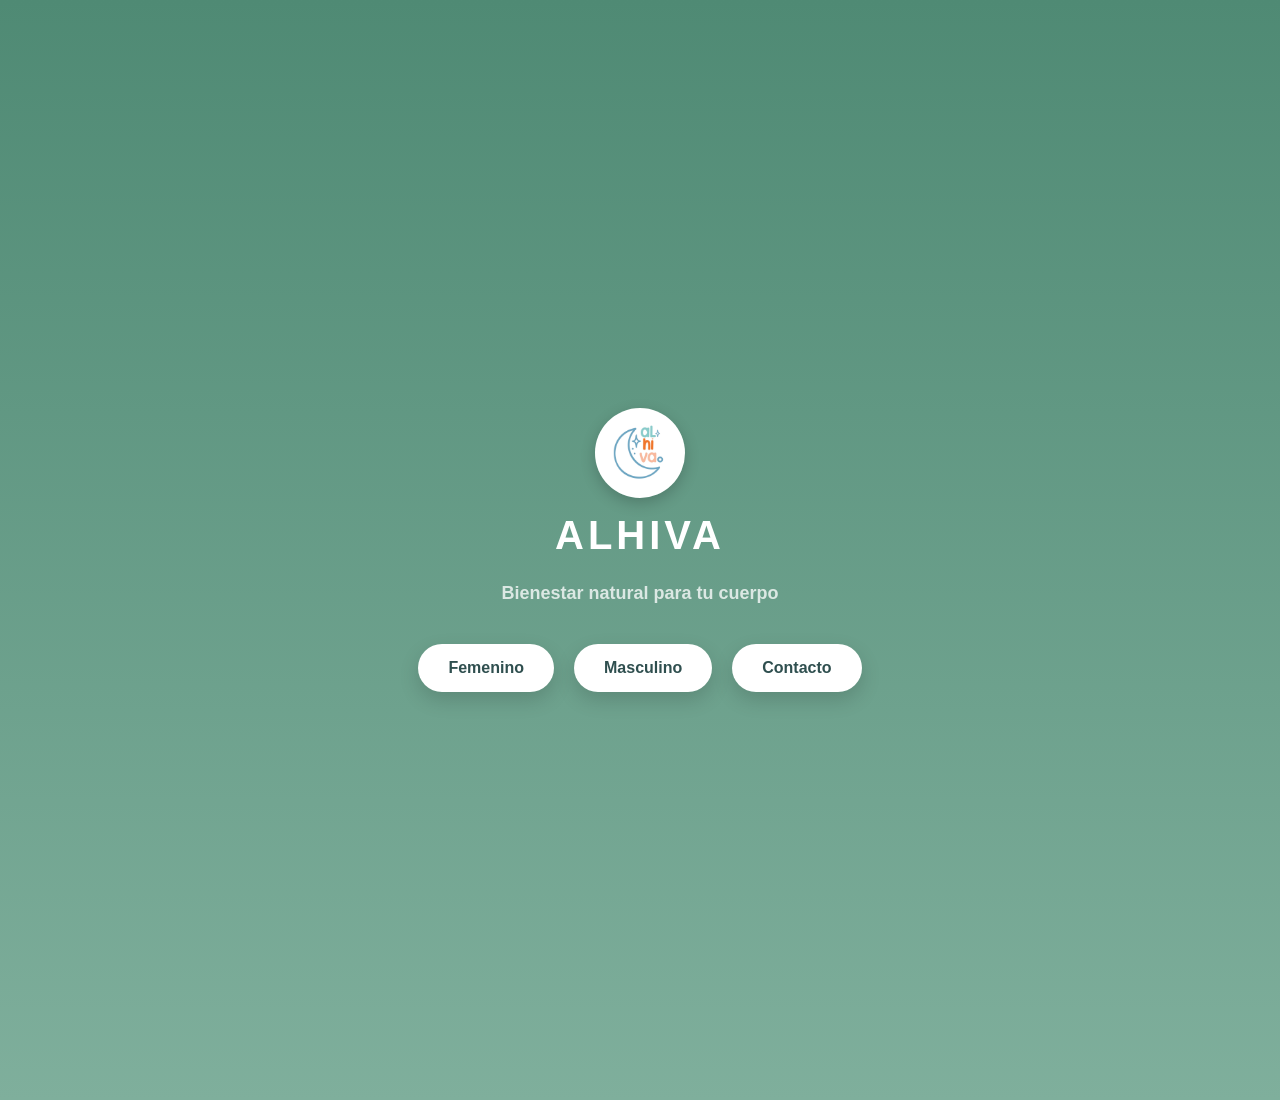
<file: index.html>
<!DOCTYPE html>
<html lang="es">

<head>
<meta charset="UTF-8">
<title>Alhiva</title>
<meta name="viewport" content="width=device-width, initial-scale=1.0">
<link rel="stylesheet" href="style.css">
</head>

<body>

<header class="hero">

<img src="img/logo.jpg" alt="Logo Macrobiótica" class="logo">

<h1 class="titulo">ALHIVA</h1>

<h2 class="eslogan">Bienestar natural para tu cuerpo</h2>



<div class="botones">

<a href="femenino.html" class="btn">Femenino</a>

<a href="masculino.html" class="btn">Masculino</a>

<a href="https://wa.me/50683470018" class="btn">Contacto</a>

</div>

</header>
</file>
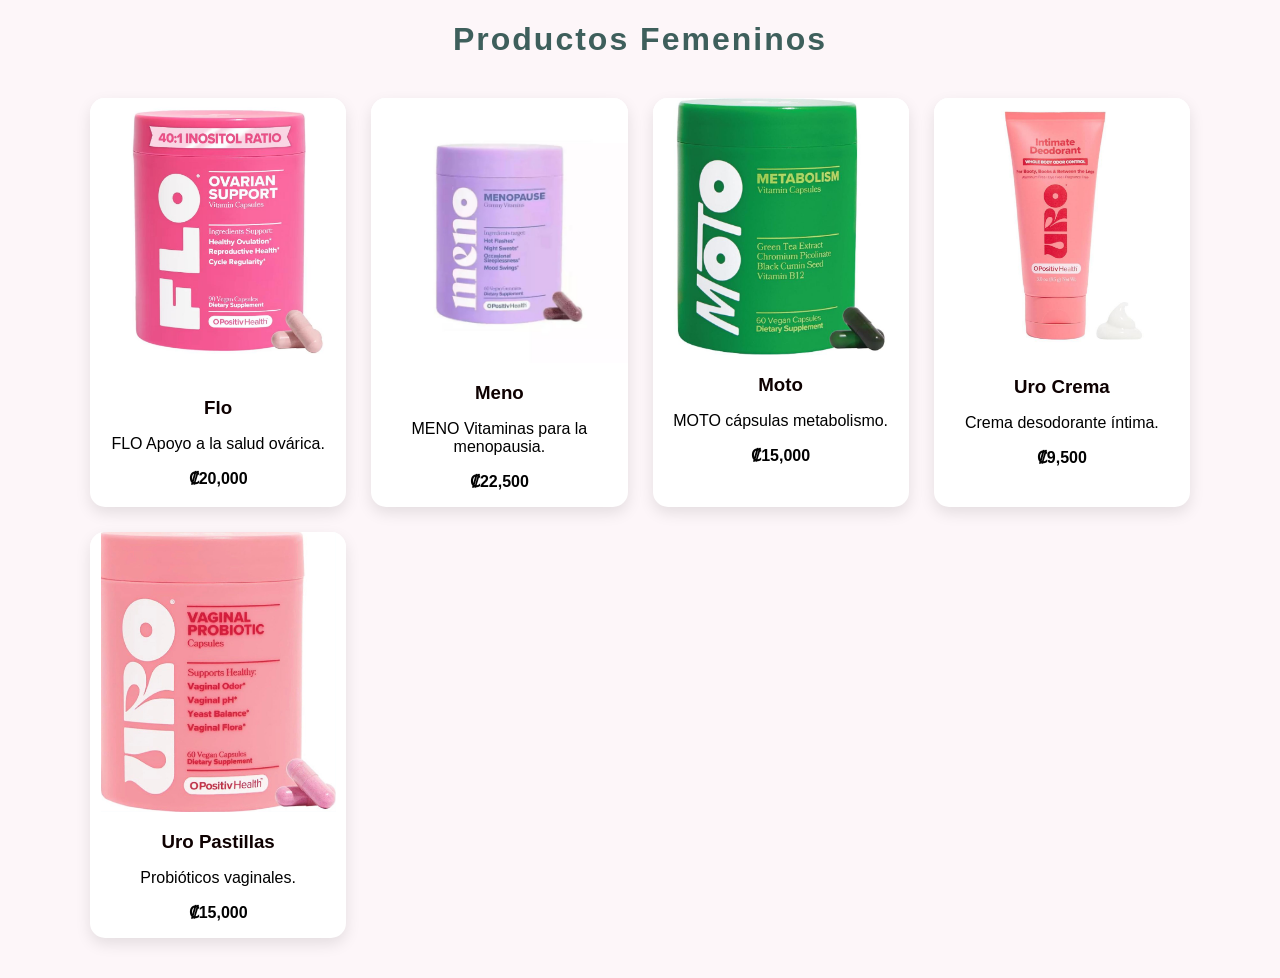
<file: femenino.html>
<!DOCTYPE html>
<html lang="es">
<head>
<meta charset="UTF-8">
<title>Productos Femeninos</title>
</head>
 <style>
    body {
      margin: 0;
      font-family: 'Segoe UI', sans-serif;
      background-color: #fdf6f9;
      color: #333;
    }

    h1{
color:#3e5f5c;
font-size:32px;
margin-bottom:30px;
text-align:center;
letter-spacing:2px;
}

    header h1 {
      margin: 0;
      font-size: 2.5em;
    }

    header p {
      font-size: 1.1em;
    }

    .contenedor {
      max-width: 1100px;
      margin: 40px auto;
      padding: 0 20px;
      display: grid;
      grid-template-columns: repeat(auto-fit, minmax(250px, 1fr));
      gap: 25px;
    }

    .producto {
      background: white;
      border-radius: 15px;
      box-shadow: 0 6px 15px rgba(0,0,0,0.1);
      overflow: hidden;
      cursor: pointer;
      transition: transform 0.3s;
    }

    .producto:hover {
      transform: translateY(-5px);
    }

    .producto img{
width:100%;
height:auto;
max-height:280px;
object-fit:contain;
background:white;
}

a{
text-decoration: none;
color: black;
}




    .producto h3 {
      margin: 15px;
      color: #0e0101;
    }

    .info {
      max-height: 0;
      overflow: hidden;
      transition: max-height 0.4s ease;
      padding: 0 15px;
    }

    .info p {
      margin: 10px 0;
      font-size: 0.95em;
    }

    .precio {
      font-weight: bold;
      color: #020202;
    }

    .producto.activo .info {
      max-height: 500px;
      padding-bottom: 15px;
    }

    footer {
      background-color: #f3d6e3;
      text-align: center;
      padding: 20px;
      margin-top: 40px;
      font-size: 0.9em;
    }
    .whatsapp-btn {
  position: fixed;
  bottom: 20px;
  right: 20px;
  background-color: #25D366;
  color: white;
  padding: 15px 20px;
  border-radius: 50px;
  text-decoration: none;
  font-size: 16px;
  font-weight: bold;
  box-shadow: 0 4px 10px rgba(0,0,0,0.3);
  z-index: 1000;
  transition: transform 0.3s;
}

.whatsapp-btn:hover {
  transform: scale(1.1);
}

.logo {
  width: 120px;        
  height: 120px;       
  border-radius: 50%;  
  object-fit: cover;   
  margin-bottom: 15px;
}


.nombre-producto {
  font-size: 1.2rem;
  font-weight: 600;
  color: #eb32c9;
  text-align: center;
  margin: 12px 10px 8px;
  letter-spacing: 0.5px;
}

.producto {
  text-align: center;
}

.info p {
  font-size: 0.95rem;
  line-height: 1.4;
  color: #000000;
}
/* SECCION HERO */

.hero{
height:100vh;
display:flex;
flex-direction:column;
justify-content:center;
align-items:center;
text-align:center;
background:linear-gradient(135deg,#9fe0c3,#5ec4b5);
color:white;
}

/* TITULO ANIMADO */

.titulo{
font-size:70px;
letter-spacing:6px;
margin-bottom:10px;
animation:aparecer 1.5s ease;
}

/* BIENVENIDA */

.bienvenida{
font-size:26px;
margin-bottom:10px;
animation:aparecer 2s ease;
}

/* ESLOGAN */

.eslogan{
font-size:18px;
opacity:0.9;
margin-bottom:40px;
animation:aparecer 2.5s ease;
}

/* BOTONES */

.botones{
display:flex;
gap:20px;
justify-content:center;
align-items:center;
flex-wrap:wrap;
animation:subir 3s ease;
}

.btn{
padding:15px 35px;
background:white;
color:#5ec4b5;
text-decoration:none;
border-radius:30px;
font-weight:bold;
transition:0.3s;
}

.btn:hover{
transform:scale(1.1);
background:#ff6fb5;
color:white;
}

/* ANIMACIONES */

@keyframes aparecer{
from{
opacity:0;
transform:translateY(-30px);
}
to{
opacity:1;
transform:translateY(0);
}
}

@keyframes subir{
from{
opacity:0;
transform:translateY(40px);
}
to{
opacity:1;
transform:translateY(0);
}
}
@media (max-width:600px){

.contenedor{
grid-template-columns:1fr;
}

.producto img{
max-height:350px;
}

}
/* SOLO TELEFONO */
@media (max-width:600px){

body{
margin:0;
padding:0;
}

/* contenedor de productos */
.productos{
display:grid;
grid-template-columns:1fr 1fr;
gap:15px;
padding:10px;
}

/* tarjetas */
.producto{
width:100%;
margin:0;
}

/* quitar espacio extra */
main, section{
padding-bottom:20px;
margin-bottom:0;
}

}
@media (max-width:600px){

body{
margin:0;
padding:0;
}

.productos{
display:grid;
grid-template-columns:repeat(2,1fr);
gap:15px;
padding:10px;
}

/* quitar espacio extra */
section, main{
height:auto;
min-height:auto;
padding-bottom:20px;
}

}
  </style>

</section>
</header>


  <h1 id="femenino.html">Productos Femeninos</h1>

<section class="contenedor">

<a href="producto1.html" class="producto">
<img src="img\flo.png.jpg">
<h3>Flo</h3>
<p>FLO Apoyo a la salud ovárica.</p>
<p class="precio">₡20,000</p>
</a>

<a href="producto2.html" class="producto">
<img src="img\meno.jpg.jpg">
<h3>Meno</h3>
<p>MENO Vitaminas para la menopausia.</p>
<p class="precio">₡22,500</p>
</a>

<a href="producto3.html" class="producto">
<img src="img\moto.jpg">
<h3>Moto</h3>
<p>MOTO cápsulas metabolismo.</p>
<p class="precio">₡15,000</p>
</a>

<a href="prducto5.html" class="producto">
<img src="img/uro.jpg.jpg">
<h3>Uro Crema</h3>
<p>Crema desodorante íntima.</p>
<p class="precio">₡9,500</p>
</a>

<a href="producto6.html" class="producto">
<img src="img\uro1.jpg.png">
<h3>Uro Pastillas</h3>
<p>Probióticos vaginales.</p>
<p class="precio">₡15,000</p>
</a>

</section>
</html>
</file>
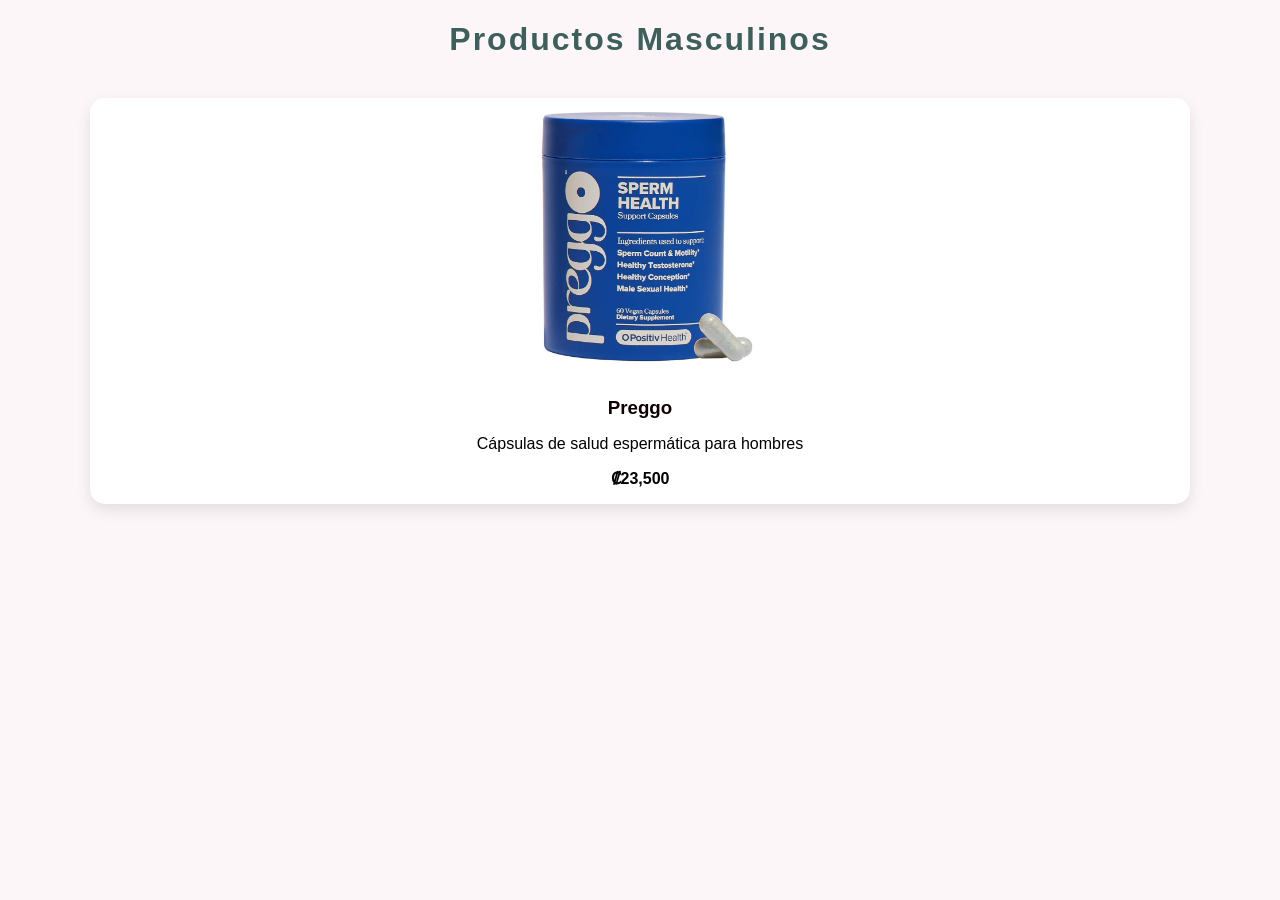
<file: masculino.html>
<!DOCTYPE html>
<html lang="es">
<head>
<meta charset="UTF-8">
<title>Productos Masculinos</title>
</head>
 <style>
    body {
      margin: 0;
      font-family: 'Segoe UI', sans-serif;
      background-color: #fdf6f9;
      color: #333;
    }

    h1{
color:#3e5f5c;
font-size:32px;
margin-bottom:30px;
text-align:center;
letter-spacing:2px;
}

    header h1 {
      margin: 0;
      font-size: 2.5em;
    }

    header p {
      font-size: 1.1em;
    }

    .contenedor {
      max-width: 1100px;
      margin: 40px auto;
      padding: 0 20px;
      display: grid;
      grid-template-columns: repeat(auto-fit, minmax(250px, 1fr));
      gap: 25px;
    }

    .producto {
      background: white;
      border-radius: 15px;
      box-shadow: 0 6px 15px rgba(0,0,0,0.1);
      overflow: hidden;
      cursor: pointer;
      transition: transform 0.3s;
    }

    .producto:hover {
      transform: translateY(-5px);
    }

    .producto img{
width:100%;
height:auto;
max-height:280px;
object-fit:contain;
background:white;
}

a{
text-decoration: none;
color: black;
}




    .producto h3 {
      margin: 15px;
      color: #0e0101;
    }

    .info {
      max-height: 0;
      overflow: hidden;
      transition: max-height 0.4s ease;
      padding: 0 15px;
    }

    .info p {
      margin: 10px 0;
      font-size: 0.95em;
    }

    .precio {
      font-weight: bold;
      color: #020202;
    }

    .producto.activo .info {
      max-height: 500px;
      padding-bottom: 15px;
    }

    footer {
      background-color: #f3d6e3;
      text-align: center;
      padding: 20px;
      margin-top: 40px;
      font-size: 0.9em;
    }
    .whatsapp-btn {
  position: fixed;
  bottom: 20px;
  right: 20px;
  background-color: #25D366;
  color: white;
  padding: 15px 20px;
  border-radius: 50px;
  text-decoration: none;
  font-size: 16px;
  font-weight: bold;
  box-shadow: 0 4px 10px rgba(0,0,0,0.3);
  z-index: 1000;
  transition: transform 0.3s;
}

.whatsapp-btn:hover {
  transform: scale(1.1);
}

.logo {
  width: 120px;        
  height: 120px;       
  border-radius: 50%;  
  object-fit: cover;   
  margin-bottom: 15px;
}


.nombre-producto {
  font-size: 1.2rem;
  font-weight: 600;
  color: #eb32c9;
  text-align: center;
  margin: 12px 10px 8px;
  letter-spacing: 0.5px;
}

.producto {
  text-align: center;
}

.info p {
  font-size: 0.95rem;
  line-height: 1.4;
  color: #000000;
}
/* SECCION HERO */

.hero{
height:100vh;
display:flex;
flex-direction:column;
justify-content:center;
align-items:center;
text-align:center;
background:linear-gradient(135deg,#9fe0c3,#5ec4b5);
color:white;
}

/* TITULO ANIMADO */

.titulo{
font-size:70px;
letter-spacing:6px;
margin-bottom:10px;
animation:aparecer 1.5s ease;
}

/* BIENVENIDA */

.bienvenida{
font-size:26px;
margin-bottom:10px;
animation:aparecer 2s ease;
}

/* ESLOGAN */

.eslogan{
font-size:18px;
opacity:0.9;
margin-bottom:40px;
animation:aparecer 2.5s ease;
}

/* BOTONES */

.botones{
display:flex;
gap:20px;
justify-content:center;
align-items:center;
flex-wrap:wrap;
animation:subir 3s ease;
}

.btn{
padding:15px 35px;
background:white;
color:#5ec4b5;
text-decoration:none;
border-radius:30px;
font-weight:bold;
transition:0.3s;
}

.btn:hover{
transform:scale(1.1);
background:#ff6fb5;
color:white;
}

/* ANIMACIONES */

@keyframes aparecer{
from{
opacity:0;
transform:translateY(-30px);
}
to{
opacity:1;
transform:translateY(0);
}
}

@keyframes subir{
from{
opacity:0;
transform:translateY(40px);
}
to{
opacity:1;
transform:translateY(0);
}
}
@media (max-width:600px){

.contenedor{
grid-template-columns:1fr;
}

.producto img{
max-height:350px;
}

}
/* SOLO TELEFONO */
@media (max-width:600px){

body{
margin:0;
padding:0;
}

/* contenedor de productos */
.productos{
display:grid;
grid-template-columns:1fr 1fr;
gap:15px;
padding:10px;
}

/* tarjetas */
.producto{
width:100%;
margin:0;
}

/* quitar espacio extra */
main, section{
padding-bottom:20px;
margin-bottom:0;
}

}
@media (max-width:600px){

body{
margin:0;
padding:0;
}

.productos{
display:grid;
grid-template-columns:repeat(2,1fr);
gap:15px;
padding:10px;
}

/* quitar espacio extra */
section, main{
height:auto;
min-height:auto;
padding-bottom:20px;
}

}
  </style>

</section>
</header>


  <!DOCTYPE html>
<html lang="es">
<head>
<meta charset="UTF-8">
<title>Productos Femeninos</title>
</head>
 <style>
    body {
      margin: 0;
      font-family: 'Segoe UI', sans-serif;
      background-color: #fdf6f9;
      color: #333;
    }

    h1{
color:#3e5f5c;
font-size:32px;
margin-bottom:30px;
text-align:center;
letter-spacing:2px;
}

    header h1 {
      margin: 0;
      font-size: 2.5em;
    }

    header p {
      font-size: 1.1em;
    }

    .contenedor {
      max-width: 1100px;
      margin: 40px auto;
      padding: 0 20px;
      display: grid;
      grid-template-columns: repeat(auto-fit, minmax(250px, 1fr));
      gap: 25px;
    }

    .producto {
      background: white;
      border-radius: 15px;
      box-shadow: 0 6px 15px rgba(0,0,0,0.1);
      overflow: hidden;
      cursor: pointer;
      transition: transform 0.3s;
    }

    .producto:hover {
      transform: translateY(-5px);
    }

    .producto img{
width:100%;
height:auto;
max-height:280px;
object-fit:contain;
background:white;
}

a{
text-decoration: none;
color: black;
}




    .producto h3 {
      margin: 15px;
      color: #0e0101;
    }

    .info {
      max-height: 0;
      overflow: hidden;
      transition: max-height 0.4s ease;
      padding: 0 15px;
    }

    .info p {
      margin: 10px 0;
      font-size: 0.95em;
    }

    .precio {
      font-weight: bold;
      color: #020202;
    }

    .producto.activo .info {
      max-height: 500px;
      padding-bottom: 15px;
    }

    footer {
      background-color: #f3d6e3;
      text-align: center;
      padding: 20px;
      margin-top: 40px;
      font-size: 0.9em;
    }
    .whatsapp-btn {
  position: fixed;
  bottom: 20px;
  right: 20px;
  background-color: #25D366;
  color: white;
  padding: 15px 20px;
  border-radius: 50px;
  text-decoration: none;
  font-size: 16px;
  font-weight: bold;
  box-shadow: 0 4px 10px rgba(0,0,0,0.3);
  z-index: 1000;
  transition: transform 0.3s;
}

.whatsapp-btn:hover {
  transform: scale(1.1);
}

.logo {
  width: 120px;        
  height: 120px;       
  border-radius: 50%;  
  object-fit: cover;   
  margin-bottom: 15px;
}


.nombre-producto {
  font-size: 1.2rem;
  font-weight: 600;
  color: #eb32c9;
  text-align: center;
  margin: 12px 10px 8px;
  letter-spacing: 0.5px;
}

.producto {
  text-align: center;
}

.info p {
  font-size: 0.95rem;
  line-height: 1.4;
  color: #000000;
}
/* SECCION HERO */

.hero{
height:100vh;
display:flex;
flex-direction:column;
justify-content:center;
align-items:center;
text-align:center;
background:linear-gradient(135deg,#9fe0c3,#5ec4b5);
color:white;
}

/* TITULO ANIMADO */

.titulo{
font-size:70px;
letter-spacing:6px;
margin-bottom:10px;
animation:aparecer 1.5s ease;
}

/* BIENVENIDA */

.bienvenida{
font-size:26px;
margin-bottom:10px;
animation:aparecer 2s ease;
}

/* ESLOGAN */

.eslogan{
font-size:18px;
opacity:0.9;
margin-bottom:40px;
animation:aparecer 2.5s ease;
}

/* BOTONES */

.botones{
display:flex;
gap:20px;
justify-content:center;
align-items:center;
flex-wrap:wrap;
animation:subir 3s ease;
}

.btn{
padding:15px 35px;
background:white;
color:#5ec4b5;
text-decoration:none;
border-radius:30px;
font-weight:bold;
transition:0.3s;
}

.btn:hover{
transform:scale(1.1);
background:#ff6fb5;
color:white;
}

/* ANIMACIONES */

@keyframes aparecer{
from{
opacity:0;
transform:translateY(-30px);
}
to{
opacity:1;
transform:translateY(0);
}
}

@keyframes subir{
from{
opacity:0;
transform:translateY(40px);
}
to{
opacity:1;
transform:translateY(0);
}
}
@media (max-width:600px){

.contenedor{
grid-template-columns:1fr;
}

.producto img{
max-height:350px;
}

}
/* SOLO TELEFONO */
@media (max-width:600px){

body{
margin:0;
padding:0;
}

/* contenedor de productos */
.productos{
display:grid;
grid-template-columns:1fr 1fr;
gap:15px;
padding:10px;
}

/* tarjetas */
.producto{
width:100%;
margin:0;
}

/* quitar espacio extra */
main, section{
padding-bottom:20px;
margin-bottom:0;
}

}
@media (max-width:600px){

body{
margin:0;
padding:0;
}

.productos{
display:grid;
grid-template-columns:repeat(2,1fr);
gap:15px;
padding:10px;
}

/* quitar espacio extra */
section, main{
height:auto;
min-height:auto;
padding-bottom:20px;
}

}
  </style>

</section>
</header>


  <h1 id="masculino.html">Productos Masculinos</h1>

</header>
<section class="contenedor">

<a href="producto4.html" class="producto">
<img src="img/preggo.jpg.jpg">
<h3>Preggo</h3>
<p>Cápsulas de salud espermática para hombres</p>
<p class="precio">₡23,500</p>
</a>

</section>
</html>
</file>
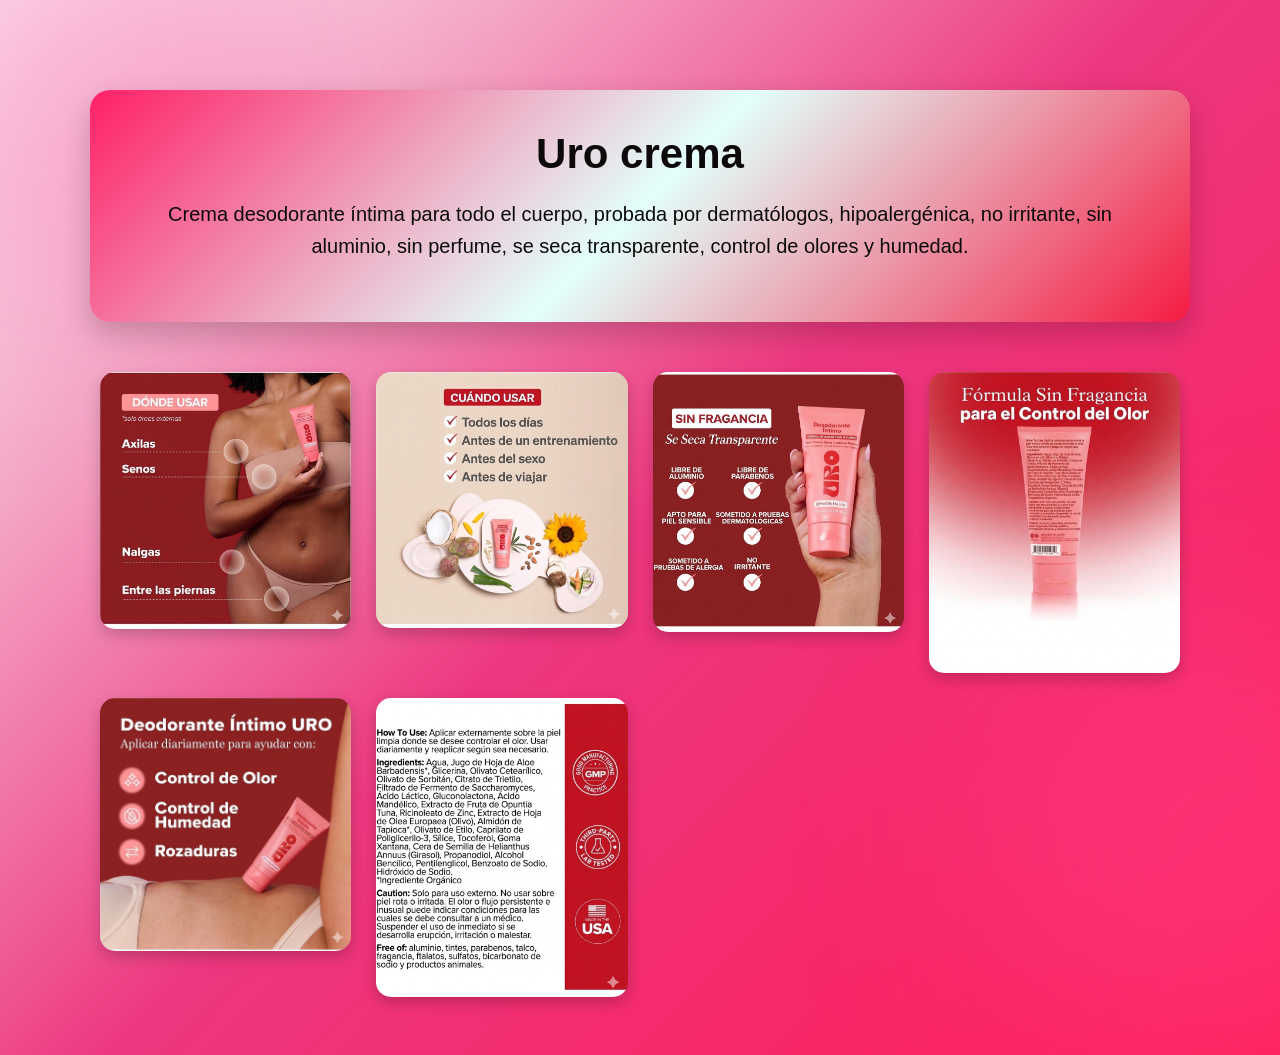
<file: prducto5.html>
<!DOCTYPE html>
<html lang="es">
<head>
<meta charset="UTF-8">
<title>Uro crema</title>

<style>

body{
font-family: Arial;
text-align:center;
background:#f5f5f5;
}

.galeria{
display:grid;
grid-template-columns: repeat(3,1fr);
gap:10px;
max-width:700px;
margin:auto;
}

.galeria img{
width:100%;
border-radius:10px;
}
body{
font-family: Arial, sans-serif;
background:#f7f7f7;
margin:0;
padding:20px;
text-align:center;
}

h1{
font-size:40px;
margin-bottom:10px;
}

.descripcion{
max-width:900px;
margin:auto;
font-size:18px;
color:#444;
}
.galeria{
display:grid;
grid-template-columns:repeat(auto-fit, minmax(220px,1fr));
gap:20px;
max-width:1000px;
margin:40px auto;
}

.galeria img{
width:100%;
border-radius:15px;
box-shadow:0 6px 15px rgba(0,0,0,0.15);
transition:0.3s;
}

.galeria img:hover{
transform:scale(1.05);
}
body{
font-family: Arial, sans-serif;
background: linear-gradient(135deg,#fafbfc,#ed3780,#ff1c55);

margin:0;
padding:40px;
text-align:center;
}
.galeria{
animation: aparecer 0.8s ease;
}

@keyframes aparecer{
from{
opacity:0;
transform: translateY(20px);
}
to{
opacity:1;
transform: translateY(0);
}
}
body::before{
content:"";
position:fixed;
width:500px;
height:500px;
background:#ff2f92;
border-radius:50%;
top:-200px;
left:-200px;
opacity:0.25;
filter:blur(100px);
z-index:-1;
}

body::after{
content:"";
position:fixed;
width:500px;
height:500px;
background:#ff5cad;
border-radius:50%;
bottom:-200px;
right:-200px;
opacity:0.25;
filter:blur(100px);
z-index:-1;
}
.galeria{
display:grid;
grid-template-columns:repeat(auto-fit,minmax(220px,1fr));
gap:30px;
margin-top:40px;
}
.hero-flo{
  background: linear-gradient(135deg,#9fe0c3,#5ec4b5);
  padding: 20px 20px;
  text-align: center;
  color: rgb(255, 254, 255);
}

.hero-flo h1{
  font-size: 70px;
  font-weight: 700;
  margin-bottom: 25px;
}

.hero-flo p{
  max-width: 900px;
  margin: auto;
  font-size: 22px;
  line-height: 1.6;
}
.producto{
  max-width: 500px;
  margin: 40px auto;
  padding: 25px;
  background: linear-gradient(135deg,#6ec6b1,#4aa59a);
  border-radius: 15px;
  text-align: center;
  color: white;
  font-family: Arial, sans-serif;
  box-shadow: 0 8px 20px rgba(0,0,0,0.15);
}

.producto h2{
  font-size: 28px;
  margin-bottom: 10px;
}

.producto p{
  font-size: 15px;
  line-height: 1.5;
}
.titulo-producto{
  background:white;
  padding:25px;
  text-align:center;
  border-radius:15px;
  width:60%;
  margin:40px auto;
  box-shadow:0 6px 20px rgba(0,0,0,0.15);
}

.titulo-producto h1{
  font-size:42px;
  color:#0d080a;
  margin:0;
}

.titulo-producto p{
  color:#0c0b0b;
}
.titulo-producto{
  width:85%;
  margin:50px auto;
  padding:40px;
  text-align:center;

  background:linear-gradient(135deg,#ff2067,#e3fffb, #f51b43);

  color:white;

  border-radius:20px;
  box-shadow:0 12px 30px rgba(0,0,0,0.2);
}

.titulo-producto h1{
  font-size:42px;
  margin-bottom:15px;
}

.titulo-producto p{
  font-size:20px;
  line-height:1.6;
}
.galeria{
  width:90%;
  max-width:1200px;
  margin:auto;

  display:grid;
  grid-template-columns:repeat(auto-fit,minmax(200px,1fr));
gap:25px;
}

.galeria img{
  width:100%;
  border-radius:15px;
  box-shadow:0 6px 15px rgba(0,0,0,0.2);
}
#visor{
display:none;
position:fixed;
top:0;
left:0;
width:100%;
height:100%;
background:rgba(0,0,0,0.8);
justify-content:center;
align-items:center;
z-index:1000;
}

#visor img{
max-width:90%;
max-height:90%;
border-radius:10px;
}

.zoom-img{
cursor:pointer;
transition:transform 0.3s;
}

.zoom-img:hover{
transform:scale(1.05);
}
/* ===== AJUSTE PARA CELULARES ===== */
/* ===== RESPONSIVE CELULAR ===== */

@media (max-width:600px){

.titulo-producto{
width:90%;
margin:20px auto;
padding:20px;
text-align:center;
border-radius:15px;
}

.titulo-producto h1{
font-size:28px;
}

.titulo-producto p{
font-size:16px;
line-height:1.5;
}

.galeria{
grid-template-columns:1fr;
width:90%;
margin:auto;
gap:20px;
}

.galeria img{
width:100%;
height:auto;
}

}
</style>
</head>

<body>

<div class="titulo-producto">
  <h1>Uro crema </h1>

  <p>
 Crema desodorante íntima para todo el cuerpo, probada por dermatólogos, hipoalergénica, no irritante, sin aluminio, sin perfume, se seca transparente, control de olores y humedad.
</div>



<div class="galeria">

<img src="img\uro1.jpg" class="zoom-img">
<img src="img\uro2.jpg" class="zoom-img">
<img src="img\uro6.jpg" class="zoom-img">
<img src="img\uro4.jpg" class="zoom-img">
<img src="img\uro5.jpg" class="zoom-img">
<img src="img\uro3.jpg"  class="zoom-img">
</div>
<div id="visor">
<img id="imgGrande">
</div>
<script>

const imagenes = document.querySelectorAll(".zoom-img");
const visor = document.getElementById("visor");
const imgGrande = document.getElementById("imgGrande");

imagenes.forEach(img => {
  img.onclick = function(){
    visor.style.display = "flex";
    imgGrande.src = this.src;
  }
});

visor.onclick = function(){
  visor.style.display = "none";
}

</script>
<br>



</body>
</html>
</file>
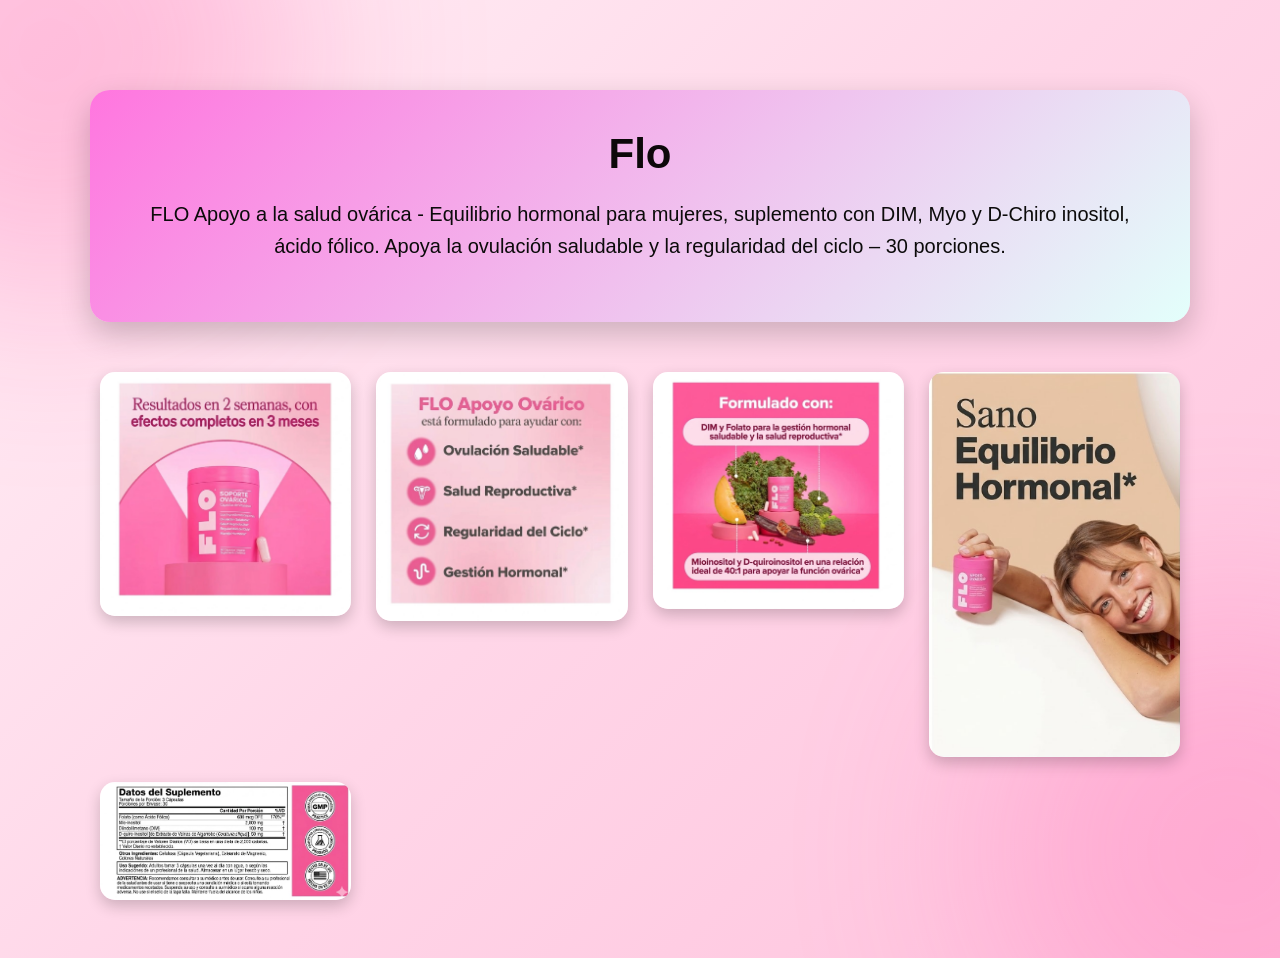
<file: producto1.html>
<!DOCTYPE html>
<html lang="es">
<head>
<meta charset="UTF-8">
<title>Flo</title>

<style>

body{
font-family: Arial;
text-align:center;
background:#f5f5f5;
}

.galeria{
display:grid;
grid-template-columns: repeat(3,1fr);
gap:10px;
max-width:700px;
margin:auto;
}

.galeria img{
width:100%;
border-radius:10px;
}
body{
font-family: Arial, sans-serif;
background:#f7f7f7;
margin:0;
padding:20px;
text-align:center;
}

h1{
font-size:40px;
margin-bottom:10px;
}

.descripcion{
max-width:900px;
margin:auto;
font-size:18px;
color:#444;
}
.galeria{
display:grid;
grid-template-columns:repeat(auto-fit, minmax(220px,1fr));
gap:20px;
max-width:1000px;
margin:40px auto;
}

.galeria img{
width:100%;
border-radius:15px;
box-shadow:0 6px 15px rgba(0,0,0,0.15);
transition:0.3s;
}

.galeria img:hover{
transform:scale(1.05);
}
body{
font-family: Arial, sans-serif;
background: linear-gradient(135deg,#fff0f6,#ffd6e8,#ffc2dd);
margin:0;
padding:40px;
text-align:center;
}
.galeria{
animation: aparecer 0.8s ease;
}

@keyframes aparecer{
from{
opacity:0;
transform: translateY(20px);
}
to{
opacity:1;
transform: translateY(0);
}
}
body::before{
content:"";
position:fixed;
width:500px;
height:500px;
background:#ff2f92;
border-radius:50%;
top:-200px;
left:-200px;
opacity:0.25;
filter:blur(100px);
z-index:-1;
}

body::after{
content:"";
position:fixed;
width:500px;
height:500px;
background:#ff5cad;
border-radius:50%;
bottom:-200px;
right:-200px;
opacity:0.25;
filter:blur(100px);
z-index:-1;
}
.galeria{
display:grid;
grid-template-columns:repeat(auto-fit,minmax(220px,1fr));
gap:30px;
margin-top:40px;
}
.hero-flo{
  background: linear-gradient(135deg,#9fe0c3,#5ec4b5);
  padding: 20px 20px;
  text-align: center;
  color: rgb(255, 254, 255);
}

.hero-flo h1{
  font-size: 70px;
  font-weight: 700;
  margin-bottom: 25px;
}

.hero-flo p{
  max-width: 900px;
  margin: auto;
  font-size: 22px;
  line-height: 1.6;
}
.producto{
  max-width: 500px;
  margin: 40px auto;
  padding: 25px;
  background: linear-gradient(135deg,#6ec6b1,#4aa59a);
  border-radius: 15px;
  text-align: center;
  color: white;
  font-family: Arial, sans-serif;
  box-shadow: 0 8px 20px rgba(0,0,0,0.15);
}

.producto h2{
  font-size: 28px;
  margin-bottom: 10px;
}

.producto p{
  font-size: 15px;
  line-height: 1.5;
}
.titulo-producto{
  background:white;
  padding:25px;
  text-align:center;
  border-radius:15px;
  width:60%;
  margin:40px auto;
  box-shadow:0 6px 20px rgba(0,0,0,0.15);
}

.titulo-producto h1{
  font-size:42px;
  color:#0d080a;
  margin:0;
}

.titulo-producto p{
  color:#0c0b0b;
}
.titulo-producto{
  width:85%;
  margin:50px auto;
  padding:40px;
  text-align:center;

  background:linear-gradient(135deg,#ff76df,#e3fffb);
  color:white;

  border-radius:20px;
  box-shadow:0 12px 30px rgba(0,0,0,0.2);
}

.titulo-producto h1{
  font-size:42px;
  margin-bottom:15px;
}

.titulo-producto p{
  font-size:20px;
  line-height:1.6;
}
.galeria{
  width:90%;
  max-width:1200px;
  margin:auto;

  display:grid;
  grid-template-columns:repeat(auto-fit,minmax(200px,1fr));
gap:25px;
}

.galeria img{
  width:100%;
  border-radius:15px;
  box-shadow:0 6px 15px rgba(0,0,0,0.2);
}
#visor{
display:none;
position:fixed;
top:0;
left:0;
width:100%;
height:100%;
background:rgba(0,0,0,0.8);
justify-content:center;
align-items:center;
z-index:1000;
}

#visor img{
max-width:90%;
max-height:90%;
border-radius:10px;
}

.zoom-img{
cursor:pointer;
transition:transform 0.3s;
}

.zoom-img:hover{
transform:scale(1.05);
}
/* ===== AJUSTE PARA CELULARES ===== */
/* ===== RESPONSIVE CELULAR ===== */

@media (max-width:600px){

.titulo-producto{
width:90%;
margin:20px auto;
padding:20px;
text-align:center;
border-radius:15px;
}

.titulo-producto h1{
font-size:28px;
}

.titulo-producto p{
font-size:16px;
line-height:1.5;
}

.galeria{
grid-template-columns:1fr;
width:90%;
margin:auto;
gap:20px;
}

.galeria img{
width:100%;
height:auto;
}

}
</style>
</head>

<body>

<div class="titulo-producto">
  <h1>Flo</h1>

  <p>
  FLO Apoyo a la salud ovárica - Equilibrio hormonal para mujeres,
  suplemento con DIM, Myo y D-Chiro inositol, ácido fólico.
  Apoya la ovulación saludable y la regularidad del ciclo – 30 porciones.
  </p>
</div>


<div class="galeria">

<img src="img/flo1.jpg" class="zoom-img">
<img src="img/flo2.jpg" class="zoom-img">
<img src="img/flo3.jpg" class="zoom-img">
<img src="img/flo4.jpg.png" class="zoom-img">
<img src="img/flo5.jpg.png" class="zoom-img">

</div>
<div id="visor">
<img id="imgGrande">
</div>
<script>

const imagenes = document.querySelectorAll(".zoom-img");
const visor = document.getElementById("visor");
const imgGrande = document.getElementById("imgGrande");

imagenes.forEach(img => {
  img.onclick = function(){
    visor.style.display = "flex";
    imgGrande.src = this.src;
  }
});

visor.onclick = function(){
  visor.style.display = "none";
}

</script>
<br>



</body>
</html>
</file>
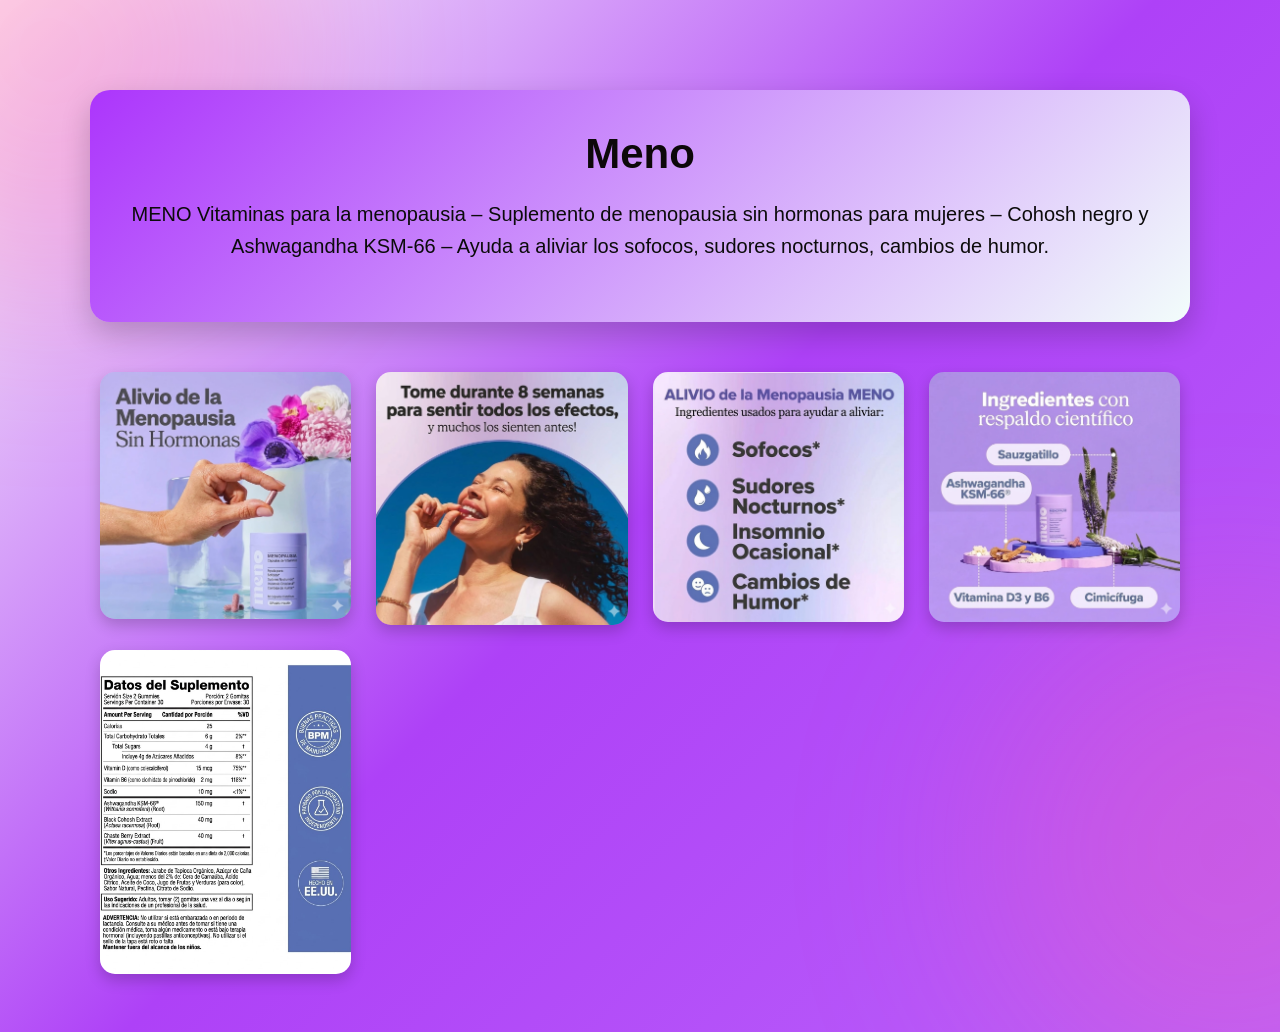
<file: producto2.html>
<!DOCTYPE html>
<html lang="es">
<head>
<meta charset="UTF-8">
<title>Meno</title>

<style>

body{
font-family: Arial;
text-align:center;
background:#f5f5f5;
}

.galeria{
display:grid;
grid-template-columns: repeat(3,1fr);
gap:10px;
max-width:700px;
margin:auto;
}

.galeria img{
width:100%;
border-radius:10px;
}
body{
font-family: Arial, sans-serif;
background:#f7f7f7;
margin:0;
padding:20px;
text-align:center;
}

h1{
font-size:40px;
margin-bottom:10px;
}

.descripcion{
max-width:900px;
margin:auto;
font-size:18px;
color:#444;
}
.galeria{
display:grid;
grid-template-columns:repeat(auto-fit, minmax(220px,1fr));
gap:20px;
max-width:1000px;
margin:40px auto;
}

.galeria img{
width:100%;
border-radius:15px;
box-shadow:0 6px 15px rgba(0,0,0,0.15);
transition:0.3s;
}

.galeria img:hover{
transform:scale(1.05);
}
body{
font-family: Arial, sans-serif;
background: linear-gradient(135deg,#fcfafb,#ae41f7,#ba61fa);
margin:0;
padding:40px;
text-align:center;
}
.galeria{
animation: aparecer 0.8s ease;
}

@keyframes aparecer{
from{
opacity:0;
transform: translateY(20px);
}
to{
opacity:1;
transform: translateY(0);
}
}
body::before{
content:"";
position:fixed;
width:500px;
height:500px;
background:#ff2f92;
border-radius:50%;
top:-200px;
left:-200px;
opacity:0.25;
filter:blur(100px);
z-index:-1;
}

body::after{
content:"";
position:fixed;
width:500px;
height:500px;
background:#ff5cad;
border-radius:50%;
bottom:-200px;
right:-200px;
opacity:0.25;
filter:blur(100px);
z-index:-1;
}
.galeria{
display:grid;
grid-template-columns:repeat(auto-fit,minmax(220px,1fr));
gap:30px;
margin-top:40px;
}


.hero-flo h1{
  font-size: 70px;
  font-weight: 700;
  margin-bottom: 25px;
}

.hero-flo p{
  max-width: 900px;
  margin: auto;
  font-size: 22px;
  line-height: 1.6;
}
.producto{
  max-width: 500px;
  margin: 40px auto;
  padding: 25px;
  background: linear-gradient(135deg,#6ec6b1,#4aa59a);
  border-radius: 15px;
  text-align: center;
  color: white;
  font-family: Arial, sans-serif;
  box-shadow: 0 8px 20px rgba(0,0,0,0.15);
}

.producto h2{
  font-size: 28px;
  margin-bottom: 10px;
}

.producto p{
  font-size: 15px;
  line-height: 1.5;
}
.titulo-producto{
  background:white;
  padding:25px;
  text-align:center;
  border-radius:15px;
  width:60%;
  margin:40px auto;
  box-shadow:0 6px 20px rgba(0,0,0,0.15);
}

.titulo-producto h1{
  font-size:42px;
  color:#0d080a;
  margin:0;
}

.titulo-producto p{
  color:#0c0b0b;
}
.titulo-producto{
  width:85%;
  margin:50px auto;
  padding:40px;
  text-align:center;

  background:linear-gradient(135deg,#ac35fc,#f2fdfb);
  color:white;

  border-radius:20px;
  box-shadow:0 12px 30px rgba(0,0,0,0.2);
}

.titulo-producto h1{
  font-size:42px;
  margin-bottom:15px;
}

.titulo-producto p{
  font-size:20px;
  line-height:1.6;
}
.galeria{
  width:90%;
  max-width:1200px;
  margin:auto;

  display:grid;
  grid-template-columns:repeat(auto-fit,minmax(200px,1fr));
gap:25px;
}

.galeria img{
  width:100%;
  border-radius:15px;
  box-shadow:0 6px 15px rgba(0,0,0,0.2);
}
#visor{
display:none;
position:fixed;
top:0;
left:0;
width:100%;
height:100%;
background:rgba(0,0,0,0.8);
justify-content:center;
align-items:center;
z-index:1000;
}

#visor img{
max-width:90%;
max-height:90%;
border-radius:10px;
}

.zoom-img{
cursor:pointer;
transition:transform 0.3s;
}

.zoom-img:hover{
transform:scale(1.05);
}
/* ===== AJUSTE PARA CELULARES ===== */
/* ===== RESPONSIVE CELULAR ===== */

@media (max-width:600px){

.titulo-producto{
width:90%;
margin:20px auto;
padding:20px;
text-align:center;
border-radius:15px;
}

.titulo-producto h1{
font-size:28px;
}

.titulo-producto p{
font-size:16px;
line-height:1.5;
}

.galeria{
grid-template-columns:1fr;
width:90%;
margin:auto;
gap:20px;
}

.galeria img{
width:100%;
height:auto;
}

}
</style>
</head>

<body>

<div class="titulo-producto">
  <h1>Meno</h1>

  <p>
  MENO Vitaminas para la menopausia – Suplemento de menopausia sin hormonas para mujeres – Cohosh negro y Ashwagandha KSM-66 – Ayuda a aliviar los sofocos, sudores nocturnos, cambios de humor.
  </p>

</div>


<div class="galeria">

<img src="img/meno1.jpg" class="zoom-img">
<img src="img/meno.5.jpg" class="zoom-img">
<img src="img/meno3.jpg" class="zoom-img">
<img src="img/meno4.jpg" class="zoom-img">
<img src="img/meno2.jpg"class="zoom-img">



</div>
<div id="visor">
<img id="imgGrande">
</div>
<script>

const imagenes = document.querySelectorAll(".zoom-img");
const visor = document.getElementById("visor");
const imgGrande = document.getElementById("imgGrande");

imagenes.forEach(img => {
  img.onclick = function(){
    visor.style.display = "flex";
    imgGrande.src = this.src;
  }
});

visor.onclick = function(){
  visor.style.display = "none";
}

</script>
<br>



</body>
</html>
</file>
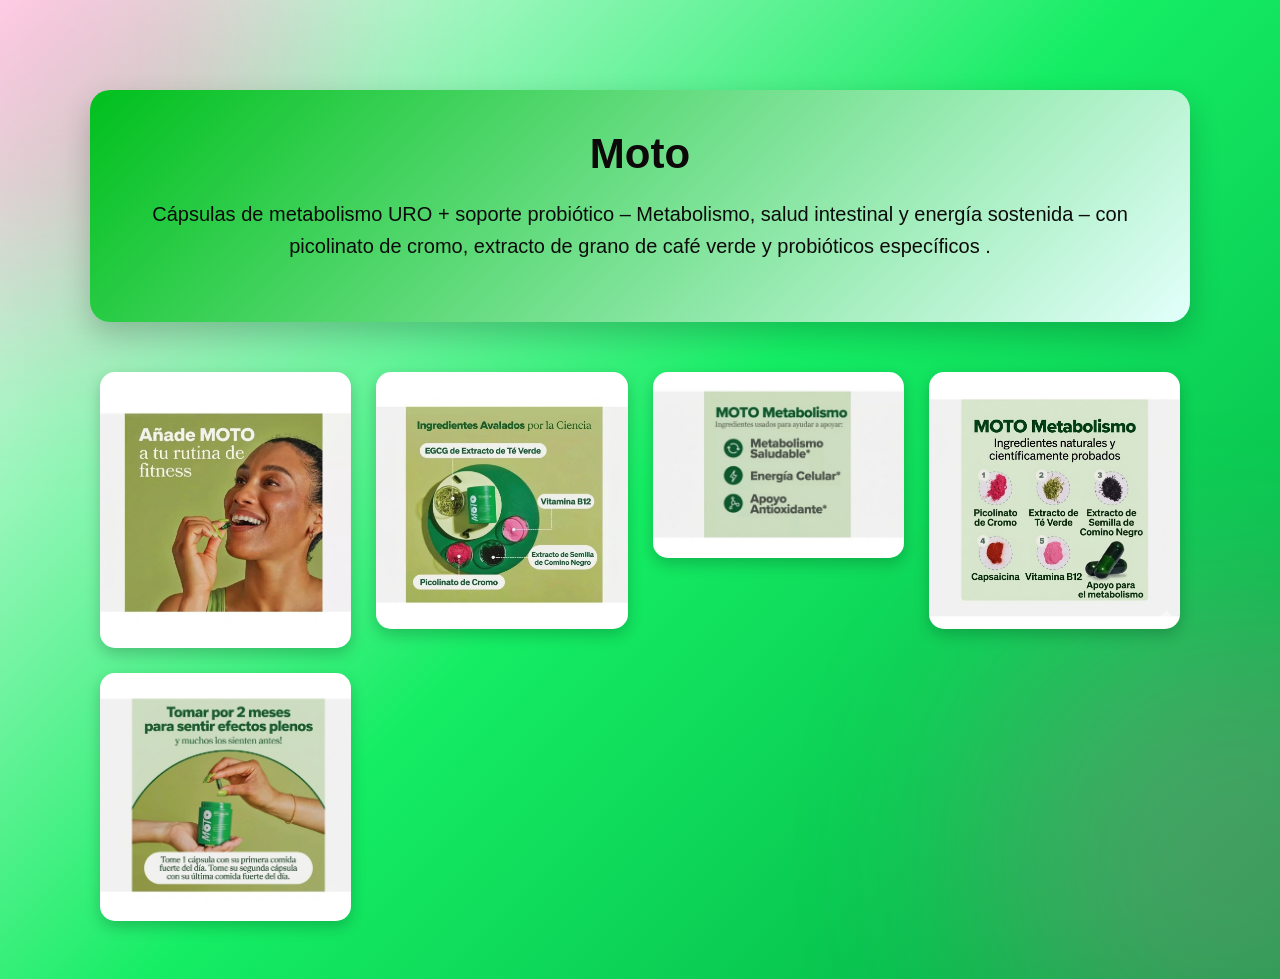
<file: producto3.html>
<!DOCTYPE html>
<html lang="es">
<head>
<meta charset="UTF-8">
<title>Moto</title>

<style>

body{
font-family: Arial;
text-align:center;
background:#f5f5f5;
}

.galeria{
display:grid;
grid-template-columns: repeat(3,1fr);
gap:10px;
max-width:700px;
margin:auto;
}

.galeria img{
width:100%;
border-radius:10px;
}
body{
font-family: Arial, sans-serif;
background:#f7f7f7;
margin:0;
padding:20px;
text-align:center;
}

h1{
font-size:40px;
margin-bottom:10px;
}

.descripcion{
max-width:900px;
margin:auto;
font-size:18px;
color:#444;
}
.galeria{
display:grid;
grid-template-columns:repeat(auto-fit, minmax(220px,1fr));
gap:20px;
max-width:1000px;
margin:40px auto;
}

.galeria img{
width:100%;
border-radius:15px;
box-shadow:0 6px 15px rgba(0,0,0,0.15);
transition:0.3s;
}

.galeria img:hover{
transform:scale(1.05);
}
body{
font-family: Arial, sans-serif;
background: linear-gradient(135deg,#fffdfe,#15ed64,#00ad42);
margin:0;
padding:40px;
text-align:center;
}
.galeria{
animation: aparecer 0.8s ease;
}

@keyframes aparecer{
from{
opacity:0;
transform: translateY(20px);
}
to{
opacity:1;
transform: translateY(0);
}
}
body::before{
content:"";
position:fixed;
width:500px;
height:500px;
background:#ff2f92;
border-radius:50%;
top:-200px;
left:-200px;
opacity:0.25;
filter:blur(100px);
z-index:-1;
}

body::after{
content:"";
position:fixed;
width:500px;
height:500px;
background:#ff5cad;
border-radius:50%;
bottom:-200px;
right:-200px;
opacity:0.25;
filter:blur(100px);
z-index:-1;
}
.galeria{
display:grid;
grid-template-columns:repeat(auto-fit,minmax(220px,1fr));
gap:30px;
margin-top:40px;
}


.hero-flo h1{
  font-size: 70px;
  font-weight: 700;
  margin-bottom: 25px;
}

.hero-flo p{
  max-width: 900px;
  margin: auto;
  font-size: 22px;
  line-height: 1.6;
}
.producto{
  max-width: 500px;
  margin: 40px auto;
  padding: 25px;
  background: linear-gradient(135deg,#6ec6b1,#4aa59a);
  border-radius: 15px;
  text-align: center;
  color: white;
  font-family: Arial, sans-serif;
  box-shadow: 0 8px 20px rgba(0,0,0,0.15);
}

.producto h2{
  font-size: 28px;
  margin-bottom: 10px;
}

.producto p{
  font-size: 15px;
  line-height: 1.5;
}
.titulo-producto{
  background:white;
  padding:25px;
  text-align:center;
  border-radius:15px;
  width:60%;
  margin:40px auto;
  box-shadow:0 6px 20px rgba(0,0,0,0.15);
}

.titulo-producto h1{
  font-size:42px;
  color:#0d080a;
  margin:0;
}

.titulo-producto p{
  color:#0c0b0b;
}
.titulo-producto{
  width:85%;
  margin:50px auto;
  padding:40px;
  text-align:center;

  background:linear-gradient(135deg,#00c01d,#e3fffb);
  color:white;

  border-radius:20px;
  box-shadow:0 12px 30px rgba(0,0,0,0.2);
}

.titulo-producto h1{
  font-size:42px;
  margin-bottom:15px;
}

.titulo-producto p{
  font-size:20px;
  line-height:1.6;
}
.galeria{
  width:90%;
  max-width:1200px;
  margin:auto;

  display:grid;
  grid-template-columns:repeat(auto-fit,minmax(200px,1fr));
gap:25px;
}

.galeria img{
  width:100%;
  border-radius:15px;
  box-shadow:0 6px 15px rgba(0,0,0,0.2);
}
#visor{
display:none;
position:fixed;
top:0;
left:0;
width:100%;
height:100%;
background:rgba(0,0,0,0.8);
justify-content:center;
align-items:center;
z-index:1000;
}

#visor img{
max-width:90%;
max-height:90%;
border-radius:10px;
}

.zoom-img{
cursor:pointer;
transition:transform 0.3s;
}

.zoom-img:hover{
transform:scale(1.05);
}
/* ===== AJUSTE PARA CELULARES ===== */
/* ===== RESPONSIVE CELULAR ===== */

@media (max-width:600px){

.titulo-producto{
width:90%;
margin:20px auto;
padding:20px;
text-align:center;
border-radius:15px;
}

.titulo-producto h1{
font-size:28px;
}

.titulo-producto p{
font-size:16px;
line-height:1.5;
}

.galeria{
grid-template-columns:1fr;
width:90%;
margin:auto;
gap:20px;
}

.galeria img{
width:100%;
height:auto;
}

}
</style>
</head>

<body>

<div class="titulo-producto">
  <h1>Moto </h1>

  <p>
  Cápsulas de metabolismo URO + soporte probiótico – Metabolismo, salud intestinal y energía sostenida – con picolinato de cromo, extracto de grano de café verde y probióticos específicos .
  </p>

</div>


<div class="galeria">

<img src="img\moto1.jpg" class="zoom-img">
<img src="img\moto2.jpg" class="zoom-img">
<img src="img\moto3.jpg" class="zoom-img">
<img src="img\moto4.jpg" class="zoom-img">
<img src="img\moto5.jpg" class="zoom-img">


</div>
<div id="visor">
<img id="imgGrande">
</div>
<script>

const imagenes = document.querySelectorAll(".zoom-img");
const visor = document.getElementById("visor");
const imgGrande = document.getElementById("imgGrande");

imagenes.forEach(img => {
  img.onclick = function(){
    visor.style.display = "flex";
    imgGrande.src = this.src;
  }
});

visor.onclick = function(){
  visor.style.display = "none";
}

</script>
<br>



</body>
</html>
</file>
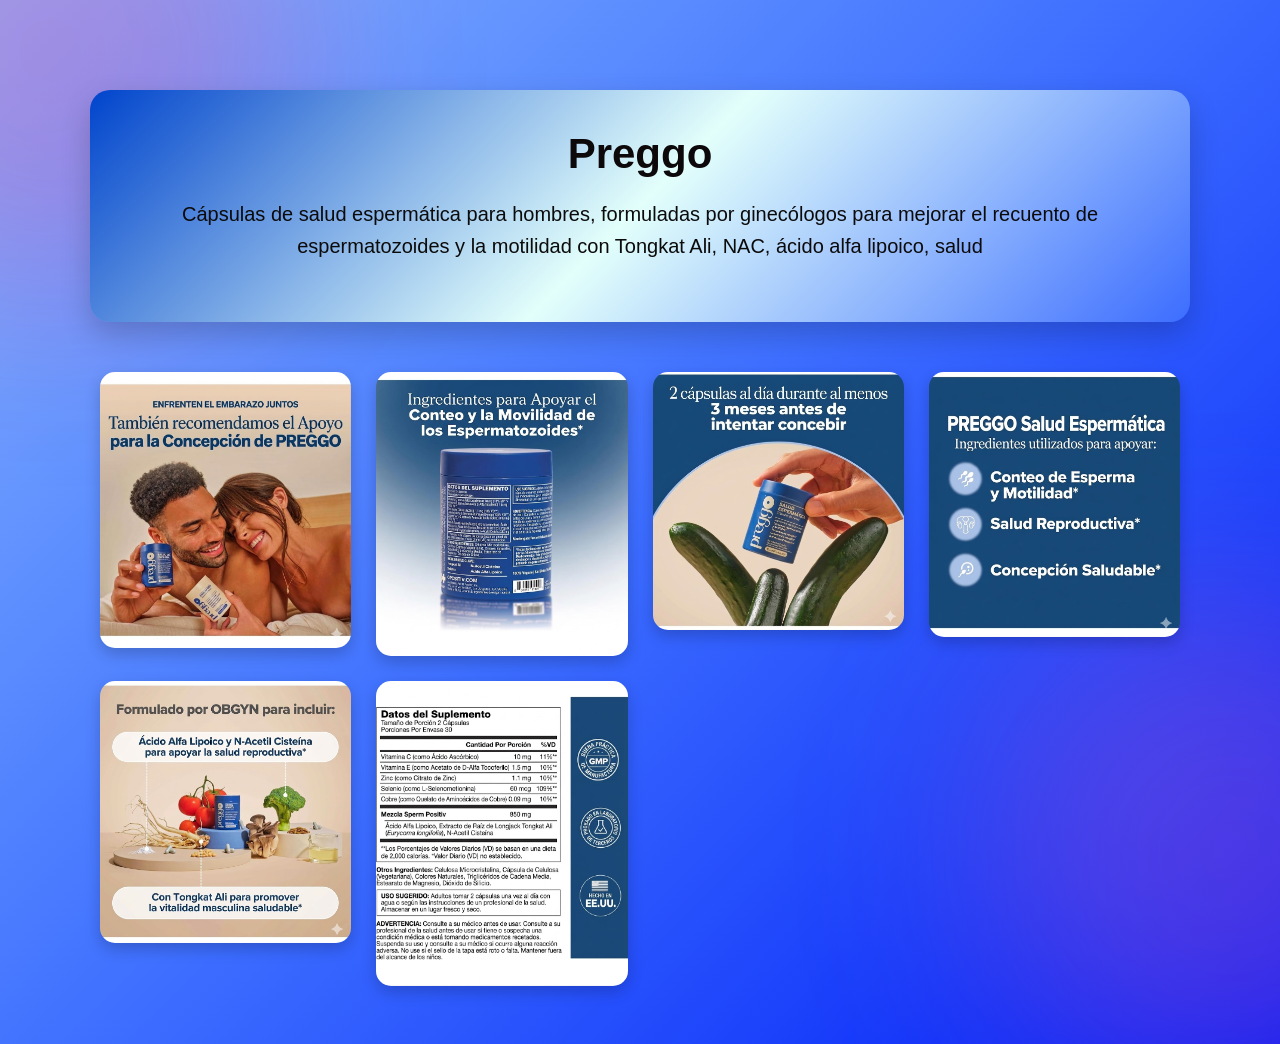
<file: producto4.html>
<!DOCTYPE html>
<html lang="es">
<head>
<meta charset="UTF-8">
<title>Preggo</title>

<style>

body{
font-family: Arial;
text-align:center;
background:#f5f5f5;
}

.galeria{
display:grid;
grid-template-columns: repeat(3,1fr);
gap:10px;
max-width:700px;
margin:auto;
}

.galeria img{
width:100%;
border-radius:10px;
}
body{
font-family: Arial, sans-serif;
background:#f7f7f7;
margin:0;
padding:20px;
text-align:center;
}

h1{
font-size:40px;
margin-bottom:10px;
}

.descripcion{
max-width:900px;
margin:auto;
font-size:18px;
color:#444;
}
.galeria{
display:grid;
grid-template-columns:repeat(auto-fit, minmax(220px,1fr));
gap:20px;
max-width:1000px;
margin:40px auto;
}

.galeria img{
width:100%;
border-radius:15px;
box-shadow:0 6px 15px rgba(0,0,0,0.15);
transition:0.3s;
}

.galeria img:hover{
transform:scale(1.05);
}
body{
font-family: Arial, sans-serif;
background: linear-gradient(135deg,#84b5ff,#3c6dff,#021ff8);
margin:0;
padding:40px;
text-align:center;
}
.galeria{
animation: aparecer 0.8s ease;
}

@keyframes aparecer{
from{
opacity:0;
transform: translateY(20px);
}
to{
opacity:1;
transform: translateY(0);
}
}
body::before{
content:"";
position:fixed;
width:500px;
height:500px;
background:#ff2f92;
border-radius:50%;
top:-200px;
left:-200px;
opacity:0.25;
filter:blur(100px);
z-index:-1;
}

body::after{
content:"";
position:fixed;
width:500px;
height:500px;
background:#ff5cad;
border-radius:50%;
bottom:-200px;
right:-200px;
opacity:0.25;
filter:blur(100px);
z-index:-1;
}
.galeria{
display:grid;
grid-template-columns:repeat(auto-fit,minmax(220px,1fr));
gap:30px;
margin-top:40px;
}


.hero-flo h1{
  font-size: 70px;
  font-weight: 700;
  margin-bottom: 25px;
}

.hero-flo p{
  max-width: 900px;
  margin: auto;
  font-size: 22px;
  line-height: 1.6;
}
.producto{
  max-width: 500px;
  margin: 40px auto;
  padding: 25px;
  background: linear-gradient(135deg,#6ec6b1,#4aa59a);
  border-radius: 15px;
  text-align: center;
  color: white;
  font-family: Arial, sans-serif;
  box-shadow: 0 8px 20px rgba(0,0,0,0.15);
}

.producto h2{
  font-size: 28px;
  margin-bottom: 10px;
}

.producto p{
  font-size: 15px;
  line-height: 1.5;
}
.titulo-producto{
  background:white;
  padding:25px;
  text-align:center;
  border-radius:15px;
  width:60%;
  margin:40px auto;
  box-shadow:0 6px 20px rgba(0,0,0,0.15);
}

.titulo-producto h1{
  font-size:42px;
  color:#0d080a;
  margin:0;
}

.titulo-producto p{
  color:#0c0b0b;
}
.titulo-producto{
  width:85%;
  margin:50px auto;
  padding:40px;
  text-align:center;

  background:linear-gradient(135deg,#0044cc,#e3fffb, #3c6dff);

  color:white;

  border-radius:20px;
  box-shadow:0 12px 30px rgba(0,0,0,0.2);
}

.titulo-producto h1{
  font-size:42px;
  margin-bottom:15px;
}

.titulo-producto p{
  font-size:20px;
  line-height:1.6;
}
.galeria{
  width:90%;
  max-width:1200px;
  margin:auto;

  display:grid;
  grid-template-columns:repeat(auto-fit,minmax(200px,1fr));
gap:25px;
}

.galeria img{
  width:100%;
  border-radius:15px;
  box-shadow:0 6px 15px rgba(0,0,0,0.2);
}
#visor{
display:none;
position:fixed;
top:0;
left:0;
width:100%;
height:100%;
background:rgba(0,0,0,0.8);
justify-content:center;
align-items:center;
z-index:1000;
}

#visor img{
max-width:90%;
max-height:90%;
border-radius:10px;
}

.zoom-img{
cursor:pointer;
transition:transform 0.3s;
}

.zoom-img:hover{
transform:scale(1.05);
}
/* ===== AJUSTE PARA CELULARES ===== */
/* ===== RESPONSIVE CELULAR ===== */

@media (max-width:600px){

.titulo-producto{
width:90%;
margin:20px auto;
padding:20px;
text-align:center;
border-radius:15px;
}

.titulo-producto h1{
font-size:28px;
}

.titulo-producto p{
font-size:16px;
line-height:1.5;
}

.galeria{
grid-template-columns:1fr;
width:90%;
margin:auto;
gap:20px;
}

.galeria img{
width:100%;
height:auto;
}

}
</style>
</head>

<body>

<div class="titulo-producto">
  <h1>Preggo</h1>
  <p>
 Cápsulas de salud espermática para hombres, formuladas por ginecólogos para mejorar el recuento de espermatozoides y la motilidad con Tongkat Ali, NAC, ácido alfa lipoico, salud
</div>


<div class="galeria">

<img src="img\preggo1.jpg" class="zoom-img">
<img src="img\prrego2.jpg" class="zoom-img">
<img src="img\prrego3.jpg" class="zoom-img">
<img src="img\prrego4.jpg" class="zoom-img">
<img src="img\prrego5.jpg" class="zoom-img">
<img src="img\prrego6.jpg" class="zoom-img">


</div>
<div id="visor">
<img id="imgGrande">
</div>
<script>

const imagenes = document.querySelectorAll(".zoom-img");
const visor = document.getElementById("visor");
const imgGrande = document.getElementById("imgGrande");

imagenes.forEach(img => {
  img.onclick = function(){
    visor.style.display = "flex";
    imgGrande.src = this.src;
  }
});

visor.onclick = function(){
  visor.style.display = "none";
}

</script>
<br>



</body>
</html>
</file>
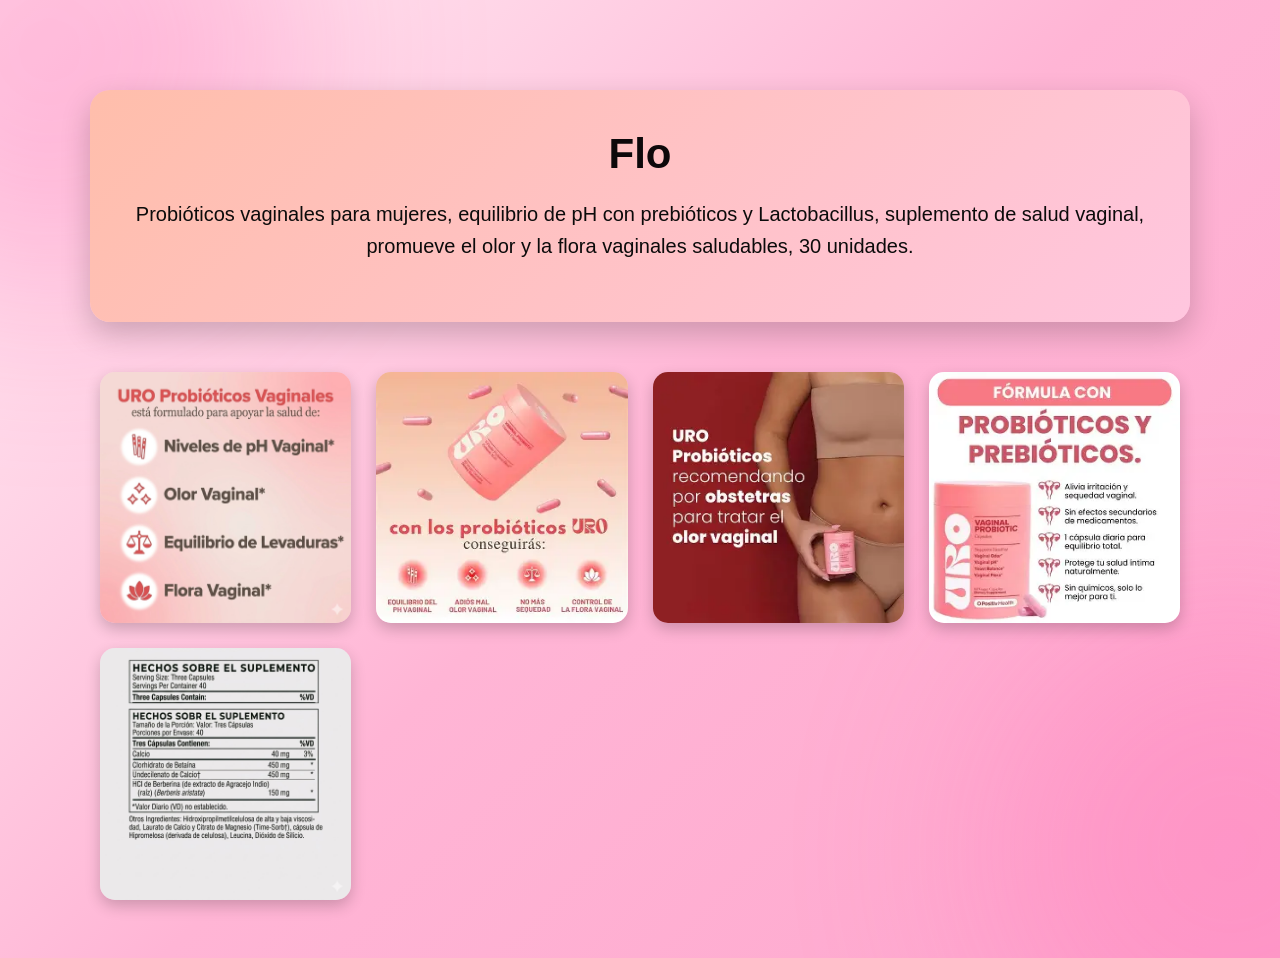
<file: producto6.html>
<!DOCTYPE html>
<html lang="es">
<head>
<meta charset="UTF-8">
<title>Uro Pastillas</title>

<style>

body{
font-family: Arial;
text-align:center;
background:#f5f5f5;
}

.galeria{
display:grid;
grid-template-columns: repeat(3,1fr);
gap:10px;
max-width:700px;
margin:auto;
}

.galeria img{
width:100%;
border-radius:10px;
}
body{
font-family: Arial, sans-serif;
background:#f7f7f7;
margin:0;
padding:20px;
text-align:center;
}

h1{
font-size:40px;
margin-bottom:10px;
}

.descripcion{
max-width:900px;
margin:auto;
font-size:18px;
color:#444;
}
.galeria{
display:grid;
grid-template-columns:repeat(auto-fit, minmax(220px,1fr));
gap:20px;
max-width:1000px;
margin:40px auto;
}

.galeria img{
width:100%;
border-radius:15px;
box-shadow:0 6px 15px rgba(0,0,0,0.15);
transition:0.3s;
}

.galeria img:hover{
transform:scale(1.05);
}
body{
font-family: Arial, sans-serif;
background: linear-gradient(135deg,#fff0f6,#ffb5d5,#fea7ce);
margin:0;
padding:40px;
text-align:center;
}
.galeria{
animation: aparecer 0.8s ease;
}

@keyframes aparecer{
from{
opacity:0;
transform: translateY(20px);
}
to{
opacity:1;
transform: translateY(0);
}
}
body::before{
content:"";
position:fixed;
width:500px;
height:500px;
background:#ff2f92;
border-radius:50%;
top:-200px;
left:-200px;
opacity:0.25;
filter:blur(100px);
z-index:-1;
}

body::after{
content:"";
position:fixed;
width:500px;
height:500px;
background:#ff5cad;
border-radius:50%;
bottom:-200px;
right:-200px;
opacity:0.25;
filter:blur(100px);
z-index:-1;
}
.galeria{
display:grid;
grid-template-columns:repeat(auto-fit,minmax(220px,1fr));
gap:30px;
margin-top:40px;
}
.hero-flo{
  background: linear-gradient(135deg,#9fe0c3,#5ec4b5);
  padding: 20px 20px;
  text-align: center;
  color: rgb(255, 254, 255);
}

.hero-flo h1{
  font-size: 70px;
  font-weight: 700;
  margin-bottom: 25px;
}

.hero-flo p{
  max-width: 900px;
  margin: auto;
  font-size: 22px;
  line-height: 1.6;
}
.producto{
  max-width: 500px;
  margin: 40px auto;
  padding: 25px;
  background: linear-gradient(135deg,#6ec6b1,#4aa59a);
  border-radius: 15px;
  text-align: center;
  color: white;
  font-family: Arial, sans-serif;
  box-shadow: 0 8px 20px rgba(0,0,0,0.15);
}

.producto h2{
  font-size: 28px;
  margin-bottom: 10px;
}

.producto p{
  font-size: 15px;
  line-height: 1.5;
}
.titulo-producto{
  background:white;
  padding:25px;
  text-align:center;
  border-radius:15px;
  width:60%;
  margin:40px auto;
  box-shadow:0 6px 20px rgba(0,0,0,0.15);
}

.titulo-producto h1{
  font-size:42px;
  color:#0d080a;
  margin:0;
}

.titulo-producto p{
  color:#0c0b0b;
}
.titulo-producto{
  width:85%;
  margin:50px auto;
  padding:40px;
  text-align:center;

  background:linear-gradient(135deg,#ffbeab,#ffc6df);
  color:white;

  border-radius:20px;
  box-shadow:0 12px 30px rgba(0,0,0,0.2);
}

.titulo-producto h1{
  font-size:42px;
  margin-bottom:15px;
}

.titulo-producto p{
  font-size:20px;
  line-height:1.6;
}
.galeria{
  width:90%;
  max-width:1200px;
  margin:auto;

  display:grid;
  grid-template-columns:repeat(auto-fit,minmax(200px,1fr));
gap:25px;
}

.galeria img{
  width:100%;
  border-radius:15px;
  box-shadow:0 6px 15px rgba(0,0,0,0.2);
}
#visor{
display:none;
position:fixed;
top:0;
left:0;
width:100%;
height:100%;
background:rgba(0,0,0,0.8);
justify-content:center;
align-items:center;
z-index:1000;
}

#visor img{
max-width:90%;
max-height:90%;
border-radius:10px;
}

.zoom-img{
cursor:pointer;
transition:transform 0.3s;
}

.zoom-img:hover{
transform:scale(1.05);
}
/* ===== AJUSTE PARA CELULARES ===== */
/* ===== RESPONSIVE CELULAR ===== */

@media (max-width:600px){

.titulo-producto{
width:90%;
margin:20px auto;
padding:20px;
text-align:center;
border-radius:15px;
}

.titulo-producto h1{
font-size:28px;
}

.titulo-producto p{
font-size:16px;
line-height:1.5;
}

.galeria{
grid-template-columns:1fr;
width:90%;
margin:auto;
gap:20px;
}

.galeria img{
width:100%;
height:auto;
}

}
</style>
</head>

<body>

<div class="titulo-producto">
  <h1>Flo</h1>

  <p>
  Probióticos vaginales para mujeres, equilibrio de pH con prebióticos y Lactobacillus, suplemento de salud vaginal, promueve el olor y la flora vaginales saludables, 30 unidades.
  </p>
</div>


<div class="galeria">

<img src="img/uropastilla1.jpg" class="zoom-img">
<img src="img/uropastilla2.jpg" class="zoom-img">
<img src="img/uropastilla3.jpg" class="zoom-img">
<img src="img/uropastilla4.jpg" class="zoom-img">
<img src="img/uropastilla5.jpg" class="zoom-img">

</div>
<div id="visor">
<img id="imgGrande">
</div>
<script>

const imagenes = document.querySelectorAll(".zoom-img");
const visor = document.getElementById("visor");
const imgGrande = document.getElementById("imgGrande");

imagenes.forEach(img => {
  img.onclick = function(){
    visor.style.display = "flex";
    imgGrande.src = this.src;
  }
});

visor.onclick = function(){
  visor.style.display = "none";
}

</script>
<br>



</body>
</html>
</file>
<file: style.css>
/* ===== RESET ===== */

body{
margin:0;
font-family:'Segoe UI',sans-serif;
background:#eef5f2;
color:#333;
}


/* ===== HEADER ===== */


header{
background:linear-gradient(#9fe0c3,#5ec4b5);
color:white;
text-align:center;
padding:100px 20px;
}

header h1{
margin:0;
font-size:2.5em;
}

header p{
font-size:1.1em;
}

/* ===== LOGO ===== */

.logo{
width:90px;
height:90px;
border-radius:50%;
object-fit:cover;
margin-bottom:15px;
box-shadow:0 5px 15px rgba(0,0,0,0.2);
}

/* ===== HERO ===== */

.hero{
  display: flex;
  flex-direction: column;
  justify-content: center;
  align-items: center;
  text-align: center;
  min-height: 100vh;

  background: linear-gradient(180deg,#4f8a74,#7faf9c);
  animation: colorFondo 20s ease-in-out infinite alternate;
}

@keyframes colorFondo{
  0%{
    filter: brightness(100%);
  }
  100%{
    filter: brightness(115%);
  }
}

.titulo{
font-weight: 700px;
letter-spacing: 4px;
font-size: 40px;
margin-bottom:10px;
animation:aparecer 1.5s ease;
}

.bienvenida{
font-size:26px;
margin-bottom:10px;
color: rgba(255,255,255,0.85);
animation:aparecer 2s ease;
}

.eslogan{
font-size:18px;
opacity:0.9;
margin-bottom:40px;
color: rgba(255,255,255,0.85);
animation:aparecer 2.5s ease;
}

/* ===== BOTONES ===== */

.botones{
  display: flex;
 justify-content:center;
  gap: 20px;
  align-items: center;
animation:subir 3s ease;
}

.btn{
padding:15px 30px;
background:white;
color:#2f4f4f;
text-decoration:none;
border-radius:30px;
border: none;
font-weight:bold;
transition:0.3s;
box-shadow:0 8px 20px rgba(0,0,0,0.15);
}
.btn{
transition: all 0.3s ease;
}
.btn:hover{
transform:scale(1.1);
background:#5e93b3;
color:white;
}

/* ===== CONTENEDOR PRODUCTOS ===== */

.contenedor{
max-width:1100px;
margin:40px auto;
padding:30px 20px;
display:grid;
grid-template-columns:repeat(auto-fit,minmax(250px,1fr));
gap:25px;
}





/* TARJETA PRODUCTO */

.producto{
background: #dd1b1b;;
border-radius:10px;
box-shadow:0 5px 15px rgba(0,0,0,0.1);
padding:15px;
text-align:center;
transition:transform 0.2s;

opacity:0;
animation:aparecer 0.8s ease forwards;
}

.producto:nth-child(1){animation-delay:0.1s;}
.producto:nth-child(2){animation-delay:0.2s;}
.producto:nth-child(3){animation-delay:0.3s;}
.producto:nth-child(4){animation-delay:0.4s;}
.producto:nth-child(5){animation-delay:0.5s;}
.producto:nth-child(6){animation-delay:0.6s;}

.producto{
  transition:0.3s;
}

.producto:hover{
  transform:translateY(-8px);
  box-shadow:0 10px 25px rgba(0,0,0,0.15);
}
.producto img{
  transition:0.4s;
}

.producto:hover img{
  transform:scale(1.05);
}
.producto img{
width:100%;
border-radius:8px;
margin-bottom:10px;
}

.producto h3{
font-size:16px;
margin-bottom:5px;
}

.precio{
  font-size:20px;
  font-weight:bold;
  color:#ff4d94;
}
.productos{
  background:linear-gradient(to bottom,#ff3131,#f8f8f8);
  padding:40px;
}

/* BOTON WHATSAPP */

.boton{
display:inline-block;
background:#25D366;
color:#fff;
padding:10px 15px;
border-radius:6px;
text-decoration:none;
font-size:14px;
transition:0.2s;
}

.boton:hover{
background:#1ebe5d;
}

/* FOOTER */

footer{
text-align:center;
padding:20px;
font-size:14px;
color:#666;
}

/* RESPONSIVE TABLET */

/* ===== RESPONSIVE TABLET ===== */

@media (max-width:900px){

.titulo{
font-size:50px;
}

.bienvenida{
font-size:20px;
}

}

/* ===== RESPONSIVE CELULAR ===== */

@media (max-width:600px){

@media (max-width:600px){

.hero{
padding:60px 20px;
}

.titulo{
font-size:40px;
}

.bienvenida{
font-size:18px;
}

.eslogan{
font-size:14px;
}

}

.contenedor{
grid-template-columns:1fr;
}

.botones{
flex-direction:column;
}

.btn{
width:80%;
text-align:center;
}

}
/* ANIMACION APARECER */

@keyframes aparecer{
0%{
opacity:0;
transform:translateY(20px);
}

100%{
opacity:1;
transform:translateY(0);
}
}

/* ANIMACION SUBIR */

@keyframes subir{
0%{
opacity:0;
transform:translateY(40px);
}

100%{
opacity:1;
transform:translateY(0);
}
}

.galeria-producto{
  display: grid;
  grid-template-columns: repeat(auto-fit, minmax(220px, 1fr));
  gap: 25px;
  margin-top: 30px;
}

.tarjeta{
  background: white;
  padding: 15px;
  border-radius: 20px;
  box-shadow: 0 10px 25px rgba(0,0,0,0.1);
}

.tarjeta img{
  width: 100%;
  height: 260px;
  object-fit: cover;
  border-radius: 15px;
}
</file>
